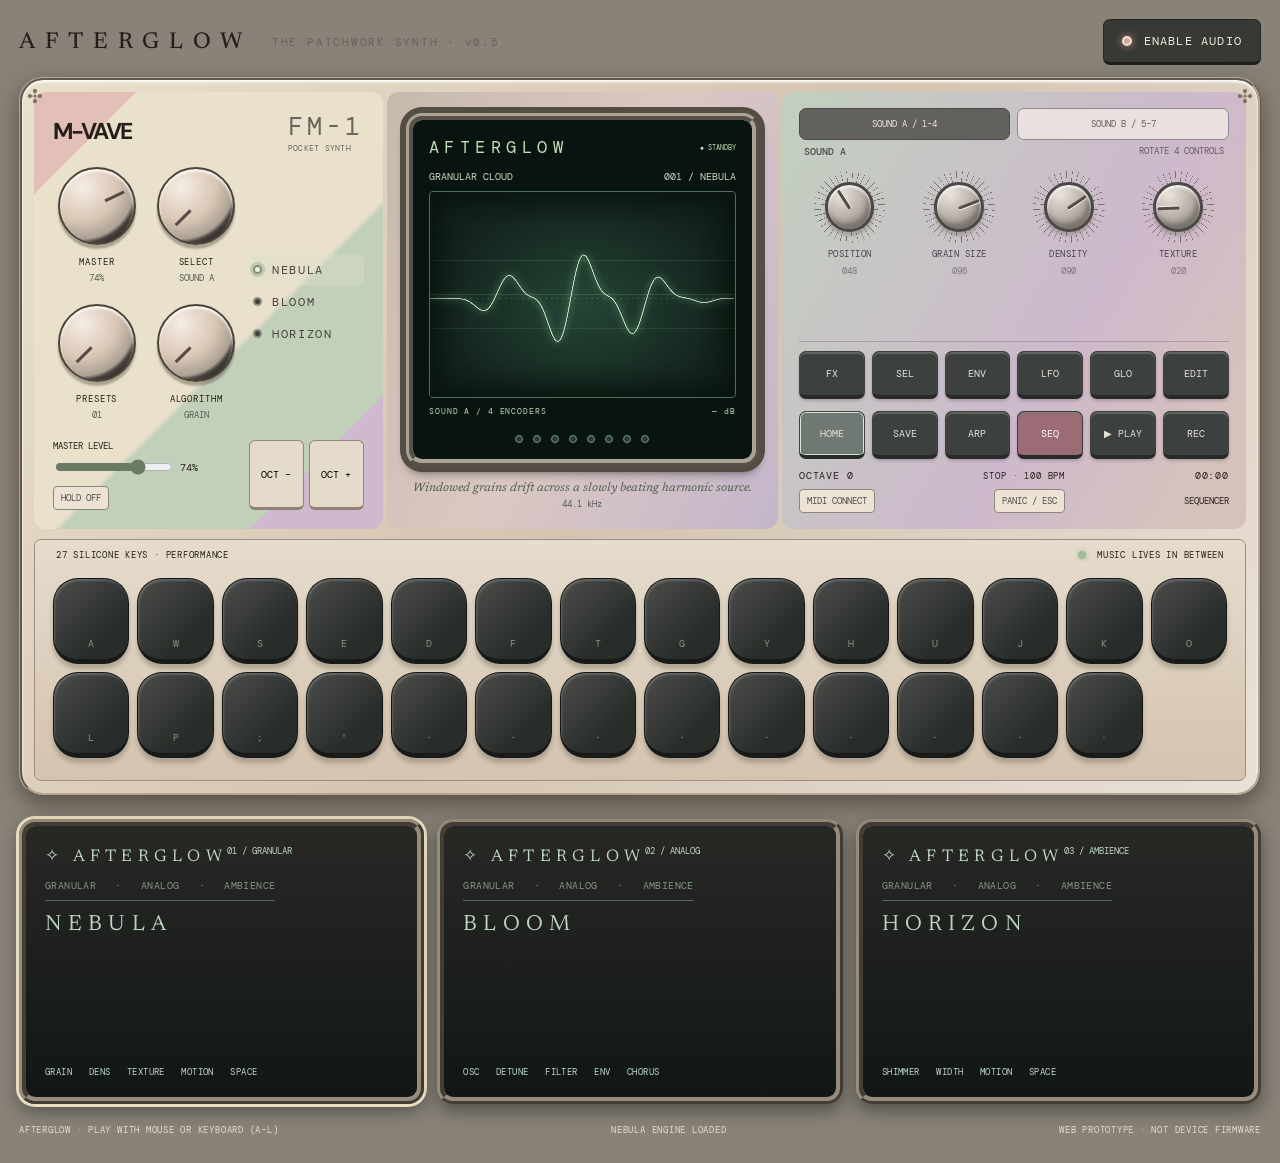
<file: index.html>
<!doctype html><html lang="en"><head><meta charset="utf-8"><meta name="viewport" content="width=device-width,initial-scale=1"><meta name="theme-color" content="#d9d1c0"><meta name="description" content="AFTERGLOW Patchwork — a playable FM-1 inspired browser synthesizer"><title>AFTERGLOW — Patchwork FM-1 v0.5</title><link rel="stylesheet" href="./style.css"></head><body>
<main class="app-shell"><header class="page-header"><div class="editorial-brand">AFTERGLOW <small>THE PATCHWORK SYNTH · v0.5</small></div><button class="audio-power" type="button" id="audioButton"><span class="power-led"></span><span id="audioLabel">ENABLE AUDIO</span></button></header>
<section class="unit" aria-label="AFTERGLOW FM-1 inspired synthesizer"><div class="machine-top">
<div class="left-bay patch-bay"><div class="bay-heading"><b>M-VAVE</b><span>FM-1 <small>POCKET SYNTH</small></span></div><div class="left-knobs"><div class="faux-knob-wrap"><div id="left-master" class="faux-knob analog-rotary" role="slider" tabindex="0" aria-label="Master volume" aria-valuemin="0" aria-valuemax="127" aria-valuenow="94"></div><label>MASTER</label><output id="left-master-value">74%</output></div><div class="faux-knob-wrap"><div id="left-select" class="faux-knob analog-rotary" role="slider" tabindex="0" aria-label="Select edit page" aria-valuemin="0" aria-valuemax="7" aria-valuenow="0"></div><label>SELECT</label><output id="left-select-value">SOUND A</output></div><div class="faux-knob-wrap"><div id="left-presets" class="faux-knob analog-rotary" role="slider" tabindex="0" aria-label="Choose preset" aria-valuemin="0" aria-valuemax="8" aria-valuenow="0"></div><label>PRESETS</label><output id="left-presets-value">01</output></div><div class="faux-knob-wrap"><div id="left-algorithm" class="faux-knob analog-rotary" role="slider" tabindex="0" aria-label="Choose synthesis algorithm" aria-valuemin="0" aria-valuemax="2" aria-valuenow="0"></div><label>ALGORITHM</label><output id="left-algorithm-value">GRAIN</output></div></div><div class="volume-inline"><label for="master">MASTER LEVEL</label><input id="master" type="range" min="0" max="100" value="74"><output id="masterValue">74%</output><button type="button" id="holdToggle" aria-pressed="false" class="little-hold">HOLD OFF</button></div><div class="side-poem">DREAM<br>SYNTH<br>PLAY<br>EXPLORE<br>REPEAT</div><div class="scene-stack" role="group" aria-label="Choose sound scene"><button class="scene-card selected" type="button" data-scene="0" aria-pressed="true"><span class="scene-dot"></span><span class="scene-copy"><strong>NEBULA</strong></span></button><button class="scene-card" type="button" data-scene="1" aria-pressed="false"><span class="scene-dot"></span><span class="scene-copy"><strong>BLOOM</strong></span></button><button class="scene-card" type="button" data-scene="2" aria-pressed="false"><span class="scene-dot"></span><span class="scene-copy"><strong>HORIZON</strong></span></button></div><div class="octave-side"><button id="octaveDown" type="button">OCT −</button><button id="octaveUp" type="button">OCT +</button></div></div>
<div class="display-bay patch-bay"><div class="screen-bezel"><div class="screen-top"><span>AFTERGLOW</span><span id="renderStatus">● STANDBY</span></div><div class="screen-head"><span id="engineMode">GRANULAR CLOUD</span><span id="sceneCode">001 / NEBULA</span></div><div class="screen-display"><canvas id="scope" width="900" height="650" role="img" aria-label="Animated sound waveform"></canvas><div class="screen-reticle"></div></div><div class="lcd-readout"><span id="screenMessage">THE SPACE BETWEEN SOUNDS</span><span id="signalReadout">— dB</span></div><div class="lcd-steps" aria-label="Eight-step playback position"><span class="step-dot"></span><span class="step-dot"></span><span class="step-dot"></span><span class="step-dot"></span><span class="step-dot"></span><span class="step-dot"></span><span class="step-dot"></span><span class="step-dot"></span></div></div><p class="screen-caption" id="sceneDescription">Windowed grains drift across a slowly beating harmonic source.</p><div class="technical" id="sampleRate">44.1 kHz</div></div>
<div class="right-bay patch-bay"><div class="bank-controls" role="group" aria-label="Parameter banks"><button class="bank-tab selected" type="button" data-bank="0" aria-pressed="true">SOUND A / 1–4</button><button class="bank-tab" type="button" data-bank="1" aria-pressed="false">SOUND B / 5–7</button></div><div class="current-page"><strong id="currentPageLabel">SOUND A</strong><small id="currentPageHint">FOUR ACTIVE ENCODERS</small></div><div id="knobGrid" class="knob-grid" role="group" aria-label="Sound parameters"></div><div class="hardware-controls"><div class="button-row"><button class="hardware-button" id="resetButton" type="button">FX</button><button class="hardware-button" id="loadButton" type="button">SEL</button><button class="hardware-button" id="bankEnv" type="button">ENV</button><button class="hardware-button" id="bankLfo" type="button">LFO</button><button class="hardware-button" id="bankGlobal" type="button">GLO</button><button class="hardware-button" id="bankEdit" type="button">EDIT</button></div><div class="button-row"><button class="hardware-button" id="bankHome" type="button">HOME</button><button class="hardware-button" id="saveButton" type="button">SAVE</button><button class="hardware-button" id="arpButton" type="button" aria-pressed="false">ARP</button><button class="hardware-button" id="bankSeq" type="button">SEQ</button><button class="hardware-button" id="transportButton" type="button" aria-pressed="false">▶/■</button><button class="hardware-button rec-hardware" id="recordButton" type="button"><span id="recordLabel">REC</span></button></div></div><div class="bay-bottom"><span id="octaveLabel">OCTAVE 0</span><span id="transportLabel">STOP · 100 BPM</span><span id="recordTimer">00:00</span></div><div class="secondary-controls"><button id="midiButton" type="button">MIDI CONNECT</button><button id="panicButton" type="button">PANIC / ESC</button><span id="transportModeLabel">SEQUENCER</span></div></div></div>
<div class="machine-keybed"><div class="keybed-head"><span>27 SILICONE KEYS · PERFORMANCE</span><span class="keybed-right"><span class="indicator-light"></span> MUSIC LIVES IN BETWEEN</span></div><div id="keyboard" class="keyboard" role="group" aria-label="Twenty-seven playable FM-1 style pads"></div></div></section>
<section class="module-gallery" aria-label="Synthesizer sound modules"><button type="button" class="module-preview active" data-scene="0"><span class="preview-heading">✧ AFTERGLOW <small>01 / GRANULAR</small></span><span class="preview-tabs">GRANULAR &nbsp; · &nbsp; ANALOG &nbsp; · &nbsp; AMBIENCE</span><span class="preview-scene">NEBULA</span><span class="preview-wave wave-green"></span><span class="preview-params">GRAIN &nbsp; DENS &nbsp; TEXTURE &nbsp; MOTION &nbsp; SPACE</span></button><button type="button" class="module-preview" data-scene="1"><span class="preview-heading">✧ AFTERGLOW <small>02 / ANALOG</small></span><span class="preview-tabs">GRANULAR &nbsp; · &nbsp; ANALOG &nbsp; · &nbsp; AMBIENCE</span><span class="preview-scene">BLOOM</span><span class="preview-wave wave-pink"></span><span class="preview-params">OSC &nbsp; DETUNE &nbsp; FILTER &nbsp; ENV &nbsp; CHORUS</span></button><button type="button" class="module-preview" data-scene="2"><span class="preview-heading">✧ AFTERGLOW <small>03 / AMBIENCE</small></span><span class="preview-tabs">GRANULAR &nbsp; · &nbsp; ANALOG &nbsp; · &nbsp; AMBIENCE</span><span class="preview-scene">HORIZON</span><span class="preview-wave wave-blue"></span><span class="preview-params">SHIMMER &nbsp; WIDTH &nbsp; MOTION &nbsp; SPACE</span></button></section>
<footer class="site-footer"><span>AFTERGLOW · PLAY WITH MOUSE OR KEYBOARD (A–L)</span><span id="toast" aria-live="polite" role="status">AN ORIGINAL INSTRUMENT IN DEVELOPMENT</span><span>WEB PROTOTYPE · NOT DEVICE FIRMWARE</span></footer></main><script type="module" src="./app.mjs"></script></body></html>
</file>
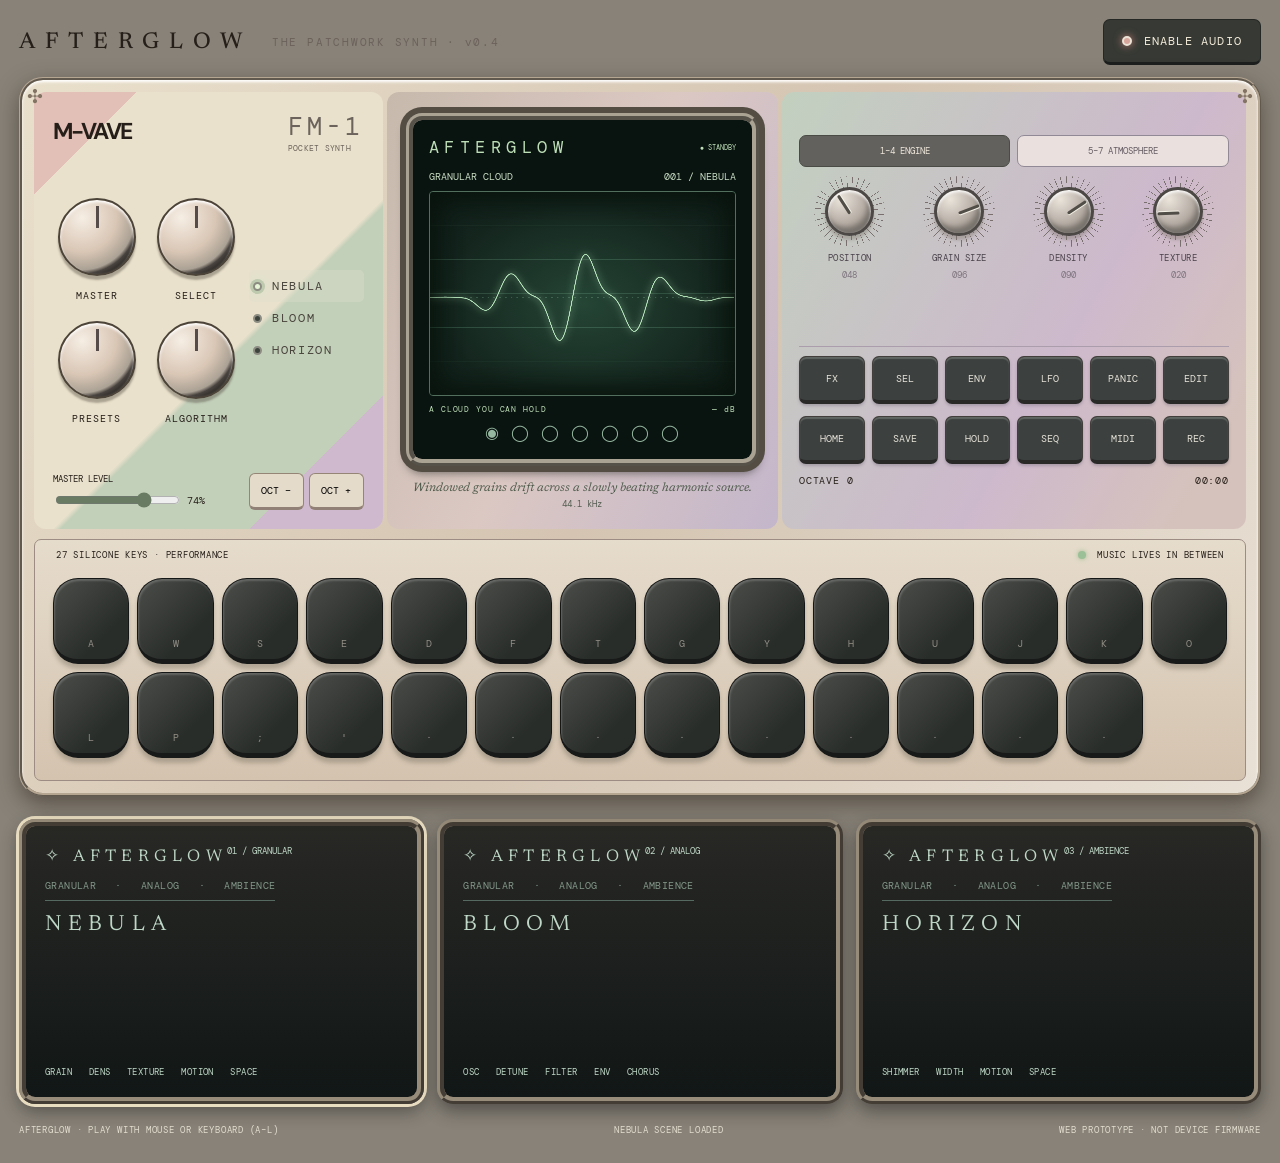
<file: AFTERGLOW_v0.4_Patchwork_GitHub_Upload/index.html>
<!doctype html><html lang="en"><head><meta charset="utf-8"><meta name="viewport" content="width=device-width,initial-scale=1"><meta name="theme-color" content="#d9d1c0"><meta name="description" content="AFTERGLOW Patchwork — a playable FM-1 inspired browser synthesizer"><title>AFTERGLOW — Patchwork FM-1 v0.4</title><link rel="stylesheet" href="./style.css"></head><body>
<main class="app-shell"><header class="page-header"><div class="editorial-brand">AFTERGLOW <small>THE PATCHWORK SYNTH · v0.4</small></div><button class="audio-power" type="button" id="audioButton"><span class="power-led"></span><span id="audioLabel">ENABLE AUDIO</span></button></header>
<section class="unit" aria-label="AFTERGLOW FM-1 inspired synthesizer"><div class="machine-top">
<div class="left-bay patch-bay"><div class="bay-heading"><b>M-VAVE</b><span>FM-1 <small>POCKET SYNTH</small></span></div><div class="left-knobs"><div class="faux-knob-wrap"><div class="faux-knob"></div><label>MASTER</label></div><div class="faux-knob-wrap"><div class="faux-knob"></div><label>SELECT</label></div><div class="faux-knob-wrap"><div class="faux-knob"></div><label>PRESETS</label></div><div class="faux-knob-wrap"><div class="faux-knob"></div><label>ALGORITHM</label></div></div><div class="volume-inline"><label for="master">MASTER LEVEL</label><input id="master" type="range" min="0" max="100" value="74"><output id="masterValue">74%</output></div><div class="side-poem">DREAM<br>SYNTH<br>PLAY<br>EXPLORE<br>REPEAT</div><div class="scene-stack" role="group" aria-label="Choose sound scene"><button class="scene-card selected" type="button" data-scene="0" aria-pressed="true"><span class="scene-dot"></span><span class="scene-copy"><strong>NEBULA</strong></span></button><button class="scene-card" type="button" data-scene="1" aria-pressed="false"><span class="scene-dot"></span><span class="scene-copy"><strong>BLOOM</strong></span></button><button class="scene-card" type="button" data-scene="2" aria-pressed="false"><span class="scene-dot"></span><span class="scene-copy"><strong>HORIZON</strong></span></button></div><div class="octave-side"><button id="octaveDown" type="button">OCT −</button><button id="octaveUp" type="button">OCT +</button></div></div>
<div class="display-bay patch-bay"><div class="screen-bezel"><div class="screen-top"><span>AFTERGLOW</span><span id="renderStatus">● STANDBY</span></div><div class="screen-head"><span id="engineMode">GRANULAR CLOUD</span><span id="sceneCode">001 / NEBULA</span></div><div class="screen-display"><canvas id="scope" width="900" height="650" role="img" aria-label="Animated sound waveform"></canvas><div class="screen-reticle"></div></div><div class="lcd-readout"><span id="screenMessage">THE SPACE BETWEEN SOUNDS</span><span id="signalReadout">— dB</span></div><div class="display-dots">◉ &nbsp; ◯ &nbsp; ◯ &nbsp; ◯ &nbsp; ◯ &nbsp; ◯ &nbsp; ◯</div></div><p class="screen-caption" id="sceneDescription">Windowed grains drift across a slowly beating harmonic source.</p><div class="technical" id="sampleRate">44.1 kHz</div></div>
<div class="right-bay patch-bay"><div class="bank-controls" role="group" aria-label="Parameter banks"><button class="bank-tab selected" type="button" data-bank="0" aria-pressed="true">1–4 ENGINE</button><button class="bank-tab" type="button" data-bank="1" aria-pressed="false">5–7 ATMOSPHERE</button></div><div id="knobGrid" class="knob-grid" role="group" aria-label="Sound parameters"></div><div class="hardware-controls"><div class="button-row"><button class="hardware-button" id="resetButton" type="button">FX</button><button class="hardware-button" id="loadButton" type="button">SEL</button><button class="hardware-button" id="bankEnv" type="button">ENV</button><button class="hardware-button" id="bankLfo" type="button">LFO</button><button class="hardware-button" id="panicButton" type="button">PANIC</button><button class="hardware-button" id="bankEdit" type="button">EDIT</button></div><div class="button-row"><button class="hardware-button" id="bankHome" type="button">HOME</button><button class="hardware-button" id="saveButton" type="button">SAVE</button><button class="hardware-button" id="holdButton" type="button" aria-pressed="false">HOLD</button><button class="hardware-button" id="bankSeq" type="button">SEQ</button><button class="hardware-button" id="midiButton" type="button">MIDI</button><button class="hardware-button rec-hardware" id="recordButton" type="button"><span id="recordLabel">REC</span></button></div></div><div class="bay-bottom"><span id="octaveLabel">OCTAVE 0</span><span id="recordTimer">00:00</span></div></div></div>
<div class="machine-keybed"><div class="keybed-head"><span>27 SILICONE KEYS · PERFORMANCE</span><span class="keybed-right"><span class="indicator-light"></span> MUSIC LIVES IN BETWEEN</span></div><div id="keyboard" class="keyboard" role="group" aria-label="Twenty-seven playable FM-1 style pads"></div></div></section>
<section class="module-gallery" aria-label="Synthesizer sound modules"><button type="button" class="module-preview active" data-scene="0"><span class="preview-heading">✧ AFTERGLOW <small>01 / GRANULAR</small></span><span class="preview-tabs">GRANULAR &nbsp; · &nbsp; ANALOG &nbsp; · &nbsp; AMBIENCE</span><span class="preview-scene">NEBULA</span><span class="preview-wave wave-green"></span><span class="preview-params">GRAIN &nbsp; DENS &nbsp; TEXTURE &nbsp; MOTION &nbsp; SPACE</span></button><button type="button" class="module-preview" data-scene="1"><span class="preview-heading">✧ AFTERGLOW <small>02 / ANALOG</small></span><span class="preview-tabs">GRANULAR &nbsp; · &nbsp; ANALOG &nbsp; · &nbsp; AMBIENCE</span><span class="preview-scene">BLOOM</span><span class="preview-wave wave-pink"></span><span class="preview-params">OSC &nbsp; DETUNE &nbsp; FILTER &nbsp; ENV &nbsp; CHORUS</span></button><button type="button" class="module-preview" data-scene="2"><span class="preview-heading">✧ AFTERGLOW <small>03 / AMBIENCE</small></span><span class="preview-tabs">GRANULAR &nbsp; · &nbsp; ANALOG &nbsp; · &nbsp; AMBIENCE</span><span class="preview-scene">HORIZON</span><span class="preview-wave wave-blue"></span><span class="preview-params">SHIMMER &nbsp; WIDTH &nbsp; MOTION &nbsp; SPACE</span></button></section>
<footer class="site-footer"><span>AFTERGLOW · PLAY WITH MOUSE OR KEYBOARD (A–L)</span><span id="toast" aria-live="polite" role="status">AN ORIGINAL INSTRUMENT IN DEVELOPMENT</span><span>WEB PROTOTYPE · NOT DEVICE FIRMWARE</span></footer></main><script type="module" src="./app.mjs"></script></body></html>
</file>
<file: style.css>
/* AFTERGLOW · Patchwork FM-1 browser interface; GPL-3.0-only */
@import url('https://fonts.googleapis.com/css2?family=DM+Mono:wght@400;500&family=DM+Sans:wght@400;500;600;700&family=Newsreader:opsz,wght@6..72,300;6..72,500&display=swap');
:root{--cream:#e6dfd0;--ivory:#f0eadd;--line:#ada69a;--charcoal:#302e2b;--mint:#ccd7bf;--lavender:#cbc0d3;--rose:#d6b1aa;--sage:#c5d0be;--accent:#acbc9f;--lcd:#141d19;--text:#282924;font-family:'DM Sans',sans-serif;font-synthesis:none}
*{box-sizing:border-box}html,body{margin:0;min-height:100%;}body{background:radial-gradient(circle at 75% 0%,#d2c1d1 0%,transparent 36%),radial-gradient(circle at 0 90%,#bdcabb 0%,transparent 37%),#dcd8cc;color:var(--text)}button,input{font:inherit}button{cursor:pointer}button:focus-visible,input:focus-visible,[role=slider]:focus-visible{outline:3px solid #b2717c;outline-offset:3px}.app-shell{max-width:1590px;padding:30px 27px 36px;margin:auto}.page-header{display:flex;align-items:center;justify-content:space-between;gap:25px;margin:0 0 23px}.editorial-brand{display:flex;align-items:center;gap:11px;font-size:24px;letter-spacing:.3em;font-family:'Newsreader',serif;font-weight:500}.editorial-brand small{font:11px 'DM Mono',monospace;letter-spacing:.09em;color:#6c625c;margin-left:9px}.editorial-brand small span{color:#ba8e8b}.brand-icon{font-size:25px;color:#957b89}.head-note{font:10px 'DM Mono',monospace;letter-spacing:.14em;color:#827c74}.audio-power{background:#363934;border:1px solid #252725;border-bottom:3px solid #1c1f1d;color:#f2ead8;padding:13px 18px;font:12px 'DM Mono',monospace;letter-spacing:.1em;display:flex;align-items:center;gap:12px;border-radius:7px}.audio-power:hover{background:#4c514c}.power-led{width:10px;height:10px;display:inline-block;background:#d7a59b;border:2px solid #ece3d6;border-radius:50%;box-shadow:0 0 8px #cc847a}.unit{background:linear-gradient(145deg,#e6e0d1,#d4cbbb);padding:16px;border-radius:18px;border:2px solid #898276;box-shadow:0 5px 0 #968c7c,0 18px 30px #57544b44,inset 0 1px 2px white;position:relative}.unit:before,.unit:after{content:'✣';color:#827363;position:absolute;z-index:2;font-size:19px;top:4px}.unit:before{left:5px}.unit:after{right:5px}.machine-top{display:grid;grid-template-columns:minmax(218px, .9fr) minmax(320px,1.25fr) minmax(290px,1.05fr);gap:10px;min-height:503px}.patch-bay{border:1px solid #8b857a;border-radius:9px;box-shadow:inset 0 0 0 2px #ffffff55,0 2px 1px #6c625f22;padding:19px;position:relative;min-width:0}.left-bay{background:linear-gradient(140deg,#d9b8af 0%,#e4d6c3 32%,#d7d3bd 100%);display:flex;flex-direction:column}.bay-heading{display:flex;justify-content:space-between;align-items:center;gap:6px}.bay-heading b{font-weight:700;letter-spacing:-.08em;font-size:23px}.bay-heading span{font:11px 'DM Mono',monospace;color:#6c635c}.unit-title{font:500 clamp(16px,1.5vw,25px) 'Newsreader',serif;letter-spacing:.17em;margin-top:20px;white-space:nowrap}.subtitle{font:italic 15px 'Newsreader',serif;color:#746d67;margin-top:4px;letter-spacing:.04em}.left-card{margin-top:22px;border-top:1px solid #ada498;padding-top:15px}.tiny-header,.module-label,.display-engraving,.screen-floor,.keybed-head,.keyboard-foot,.site-footer,.left-footer,.bay-bottom{font:10px 'DM Mono',monospace;letter-spacing:.085em}.slider-wrap{display:flex;align-items:center;gap:12px;margin-top:11px}.slider-wrap input{accent-color:#656458;width:100%;cursor:pointer}.slider-wrap output{font:12px 'DM Mono',monospace;min-width:35px}.scene-select-box{margin-top:20px}.scene-stack{display:grid;gap:7px;margin-top:12px}.scene-card{text-align:left;min-height:52px;border:1px solid #99928b;background:#ded9ccaf;border-radius:5px;padding:9px 10px;display:flex;gap:10px;align-items:center;color:#49443c;box-shadow:inset 0 1px 2px #ffffff78;transition:background .2s,border .2s,transform .2s}.scene-card:hover{transform:translateX(2px)}.scene-card.selected{background:#bacab6;border-color:#828f7d;box-shadow:inset 0 0 0 2px #ecf0e8}.scene-dot{width:12px;height:12px;background:#3c433c;border:2px solid #8c8c82;border-radius:50%;flex:none}.scene-card.selected .scene-dot{background:#e7f5d7;box-shadow:0 0 0 3px #76977355,0 0 10px #d8edcd}.scene-copy{display:flex;flex-direction:column;gap:2px}.scene-copy strong{font:12px 'DM Mono',monospace;letter-spacing:.14em}.scene-copy small{font:italic 14px 'Newsreader',serif;color:#6a6860}.left-footer{margin-top:auto;padding-top:18px;font-size:9px;line-height:1.6;color:#7c746d}.left-footer span{margin:0 4px}.display-bay{background:linear-gradient(160deg,#b3c0ac 0%,#cad1b5 48%,#b7bbaf 100%);display:flex;flex-direction:column}.display-engraving{display:flex;justify-content:space-between;gap:8px;align-items:center;font-size:9px;min-height:16px}.display-engraving span:last-child{color:#526a53;text-align:right}.screen-bezel{background:linear-gradient(125deg,#3a3b35,#70766b 45%,#303430);border:5px ridge #8d9586;border-radius:14px;box-shadow:0 7px 16px #23241d65,inset 0 2px 6px #050a08;aspect-ratio:1/1;margin:13px auto 12px;width:min(100%,370px);padding:19px;display:flex;flex-direction:column;overflow:hidden;color:#bddeb6}.screen-top,.screen-bottom,.lcd-readout{display:flex;justify-content:space-between;align-items:center;gap:4px;font:9px 'DM Mono',monospace;letter-spacing:.11em}.screen-top{padding-bottom:12px}.screen-display{position:relative;flex:1;min-height:0;border:1px solid #526f5d;border-radius:4px;overflow:hidden;background:radial-gradient(ellipse at 50% 55%,#254535,#14251e 65%,#101c18);box-shadow:inset 0 0 30px #050e08}#scope{width:100%;height:100%;display:block;mix-blend-mode:screen}.screen-reticle{position:absolute;inset:0;pointer-events:none;background:linear-gradient(transparent 97%,#c6f2be08 100%);background-size:100% 4px;box-shadow:inset 0 0 28px #0a160f}.lcd-readout{padding-top:8px;font-size:10px}.screen-bottom{padding-top:10px;font-size:8px;color:#91b39b}.screen-floor{display:flex;justify-content:space-between;color:#485547;font-size:9px;gap:5px}.screen-caption{font:italic 16px 'Newsreader',serif;text-align:center;color:#4f5b4c;margin:20px 0 0;line-height:1.3}.right-bay{background:linear-gradient(125deg,#d2c4d4,#ded6c8 42%,#d6c3d0);display:flex;flex-direction:column}.module-label{display:flex;justify-content:space-between;gap:10px;border-bottom:1px solid #9f92a4;padding-bottom:11px}.module-serial{color:#6a6270}.bank-controls{display:flex;gap:5px;margin-top:16px}.bank-tab{flex:1;border:1px solid #928996;background:#eae1df;color:#665d64;border-radius:4px 4px 0 0;font:10px 'DM Mono',monospace;padding:9px 3px}.bank-tab.selected{background:#62615e;color:#eee6da;border-color:#4a4b45}.knob-grid{display:grid;grid-template-columns:1fr 1fr;gap:18px 8px;margin:15px 0 23px}.knob-cell{display:flex;flex-direction:column;align-items:center;gap:5px;min-width:0}.knob{--rotation:0deg;--arc:0deg;position:relative;width:74px;height:74px;border-radius:50%;touch-action:none;cursor:ns-resize;background:repeating-conic-gradient(from 225deg,#796f6f 0deg 1deg,transparent 1deg 10deg);display:grid;place-items:center}.knob-track{position:absolute;inset:5px;border-radius:50%;background:conic-gradient(from 225deg,#987e85 var(--arc),#aaa5a0 var(--arc),#aaa5a0 270deg,transparent 270deg);mask:radial-gradient(transparent 0 79%,#000 80%)}.knob-face{position:absolute;inset:11px;border:3px solid #4c4846;border-radius:50%;background:radial-gradient(circle at 30% 22%,#eae4db,#b5aca4 54%,#6c645e);box-shadow:inset 0 2px 3px #ffffffe8,inset -3px -5px 5px #77726c,0 4px 3px #7e746866}.knob-indicator{position:absolute;width:3px;height:22px;top:16px;background:#514d47;box-shadow:1px 0 #f6f3e8;transform-origin:50% 21px;transform:rotate(var(--rotation));border-radius:5px}.knob-index{display:none}.knob-label{font:10px 'DM Mono',monospace;letter-spacing:.055em;color:#4a424b;text-align:center}.knob-value{font:10px 'DM Mono',monospace;color:#7f757f}.hardware-controls{margin-top:auto;border-top:1px solid #ac9dad;padding-top:14px;display:grid;gap:8px}.button-row{display:grid;grid-template-columns:repeat(4,1fr);gap:7px}.hardware-button{border-radius:5px;border:1px solid #413e3b;border-bottom:4px solid #292928;background:#3c4140;color:#e6e2d7;box-shadow:inset 0 2px 1px #787e7899,0 2px 3px #726a7866;min-height:53px;display:flex;flex-direction:column;align-items:center;justify-content:center;gap:3px}.hardware-button:hover{background:#4f5553}.hardware-button b{font-size:17px;font-weight:400}.hardware-button small{font:9px 'DM Mono',monospace}.hardware-button.active{background:#9b6b76;color:white}.hardware-button.recording{background:#9d6e69}.rec-symbol{color:#e9a5a0}.bay-bottom{display:flex;align-items:center;justify-content:space-between;padding-top:15px;font-size:10px}.midi-link{border:0;border-bottom:1px solid #807784;background:none;color:#4c5050;letter-spacing:.08em;font:10px 'DM Mono',monospace;padding:2px 0}.machine-keybed{background:linear-gradient(#d7cabc,#e3d7c7);border:1px solid #9d8c83;border-radius:7px;margin-top:10px;padding:16px 18px 17px}.keybed-head{display:flex;justify-content:space-between;gap:12px;align-items:center;padding:0 5px 12px}.keybed-asterisk{color:#a4808a;font-size:17px}.keyboard-subtitle{color:#786e65}.keybed-right{display:flex;gap:11px;align-items:center}.indicator-light{display:inline-block;width:8px;height:8px;background:#9bc097;box-shadow:0 0 5px #9bbd8f;border-radius:50%}.keyboard{display:grid;grid-template-columns:repeat(14,minmax(0,1fr));grid-template-rows:repeat(2,92px);gap:9px;justify-items:center;padding:5px 2px}.piano-key{position:relative;width:100%;height:100%;min-width:0;left:auto!important;max-width:91px;border-radius:17px 17px 20px 20px;border:1px solid #151717;border-bottom:6px solid #181a19;color:#aaa59b;background:linear-gradient(135deg,#4b4d49,#292d2a 70%);box-shadow:inset 1px 2px 2px #ffffff30,0 5px 4px #706a5a66;transition:transform .05s,background .1s,box-shadow .1s;touch-action:none;display:flex;align-items:flex-end;justify-content:center;padding-bottom:9px;font:10px 'DM Mono',monospace}.piano-key:hover{background:linear-gradient(120deg,#606760,#3b453f)}.piano-key.pressed,.piano-key:active{transform:translateY(4px);border-bottom-width:2px;background:linear-gradient(120deg,#9bada2,#57675a);box-shadow:inset 0 0 0 2px #d6e5d0,0 2px 3px #706a5a}.piano-key:last-child{grid-column:14}.piano-key span{opacity:.8}.keyboard-foot{display:flex;justify-content:space-between;padding:13px 5px 0;color:#776e67;font-size:9px;gap:10px;flex-wrap:wrap}.keyboard-foot b{color:#43423c}.site-footer{display:flex;justify-content:space-between;gap:20px;color:#79746b;margin-top:20px;font-size:9px;align-items:center;flex-wrap:wrap}.site-footer>div:nth-child(2){color:#4a5047;text-align:center}.rec-hardware.recording .rec-symbol{animation:blink .8s infinite}@keyframes blink{50%{opacity:.25}}@media(max-width:1080px){.machine-top{grid-template-columns:minmax(210px, .85fr) minmax(295px,1.2fr)}.right-bay{grid-column:1/-1}.knob-grid{grid-template-columns:repeat(4,1fr)}.hardware-controls{margin-top:0}.right-bay .button-row{grid-template-columns:repeat(4,1fr)}.keyboard{grid-template-rows:repeat(2,75px);gap:7px}.piano-key{border-radius:12px}}@media(max-width:640px){.app-shell{padding:15px 8px}.page-header{flex-wrap:wrap;gap:12px;padding:0 8px}.editorial-brand{font-size:19px}.editorial-brand small{font-size:9px}.head-note{display:none}.audio-power{width:100%;justify-content:center}.unit{padding:8px}.machine-top{display:flex;flex-direction:column;gap:8px}.patch-bay{padding:14px}.left-bay{order:2}.display-bay{order:1}.right-bay{order:3}.screen-bezel{max-width:310px}.left-card{margin-top:12px}.scene-stack{grid-template-columns:repeat(3,1fr);gap:5px}.scene-card{padding:7px 3px;justify-content:center}.scene-copy strong{font-size:9px}.scene-copy small{display:none}.scene-dot{width:7px;height:7px;border-width:1px}.unit-title{margin-top:8px}.left-footer{display:none}.knob-grid{gap:5px}.knob{width:66px;height:66px}.knob-face{inset:9px}.knob-indicator{top:14px}.knob-label{font-size:8px}.knob-value{font-size:9px}.hardware-button{min-height:48px}.keyboard{grid-template-rows:repeat(2,56px);gap:3px}.piano-key{padding-bottom:4px;font-size:7px;border-radius:6px 6px 8px 8px;border-bottom-width:3px}.machine-keybed{padding:11px 7px}.keybed-head{font-size:8px}.keyboard-subtitle,.keybed-right span:last-child{display:none}.keyboard-foot{font-size:8px}.site-footer{justify-content:center;text-align:center;font-size:8px}}
/* AFTERGLOW v0.4 / approved FM-1 mockup layout */
body{background:#888278;color:#261f19}.app-shell{max-width:1590px;padding:19px 19px 27px}.page-header{margin:0 0 12px}.editorial-brand{letter-spacing:.42em;font-size:23px}.editorial-brand small{letter-spacing:.16em}.unit{padding:12px;border-radius:24px;background:linear-gradient(125deg,#e9e0cc,#d4c4b1 50%,#e9e1d6);box-shadow:0 8px 22px #342b2290,inset 0 2px 3px #fff;border:3px ridge #b5a692}.machine-top{grid-template-columns:minmax(260px,1fr) minmax(310px,1.12fr) minmax(320px,1.33fr);gap:4px;min-height:400px}.patch-bay{border:0;border-radius:12px;padding:19px;box-shadow:none}.left-bay{display:grid;grid-template-columns:minmax(110px,1fr) 115px;grid-template-rows:40px 1fr auto;gap:9px;background:linear-gradient(135deg,#e2c0b8 0 13%,#eae1cc 13% 58%,#c2cfb9 59% 83%,#cfb9ce 83%);}.bay-heading{grid-column:1/-1}.bay-heading span{font-size:25px;letter-spacing:.16em}.bay-heading span small{display:block;font-size:8px;letter-spacing:.03em}.left-knobs{grid-column:1;grid-row:2;display:grid;grid-template-columns:1fr 1fr;gap:17px 12px;align-content:center}.faux-knob-wrap{text-align:center}.faux-knob{width:min(78px,95%);aspect-ratio:1;border-radius:50%;margin:auto auto 7px;background:radial-gradient(circle at 30% 24%,#f6eee4,#d9c6b5 45%,#aaa194 68%,#4a4440 73%,#26231f 82%);border:2px solid #4d4439;box-shadow:0 4px 2px #4e453c66,inset 0 2px 3px #fff;position:relative}.faux-knob:before{content:'';position:absolute;top:8%;left:49%;height:30%;border-left:3px solid #554c49}.faux-knob-wrap label{font:10px 'DM Mono',monospace;letter-spacing:.1em}.scene-stack{grid-column:2;grid-row:2;display:flex;flex-direction:column;justify-content:center;gap:0}.scene-card{background:transparent;border:none;box-shadow:none;min-height:32px;padding:4px;font-size:10px}.scene-card.selected{background:#d8dfc965;border:0;box-shadow:none}.scene-card:hover{transform:none}.scene-copy small{display:none}.scene-card .scene-dot{width:9px;height:9px}.side-poem{display:none}.octave-side{display:flex;grid-column:2;grid-row:3;gap:5px}.octave-side button{font:10px 'DM Mono';padding:9px 3px;background:#e4dbcb;border:1px solid #958577;border-bottom:3px solid #918075;border-radius:6px;flex:1}.volume-inline{grid-column:1;grid-row:3;display:flex;flex-wrap:wrap;align-items:center;gap:5px;font:9px 'DM Mono',monospace}.volume-inline label{width:100%}.volume-inline input{min-width:0;width:67%;accent-color:#697b63}.volume-inline output{font-size:10px}.display-bay{background:linear-gradient(115deg,#c7b9ac,#dbc8c3 49%,#c4b6cb);justify-content:center}.screen-bezel{width:min(100%,355px);padding:16px;aspect-ratio:1/1;background:#091310;border:7px ridge #aaa293;border-radius:16px;box-shadow:0 0 0 6px #534d43,0 7px 10px #171a1988;margin:2px auto}.screen-top{font-size:17px;letter-spacing:.32em}.screen-top #renderStatus{font-size:7px;letter-spacing:0}.screen-head{display:flex;justify-content:space-between;color:#c9dec4;font:10px 'DM Mono';margin-bottom:8px}.screen-display{flex:1}.lcd-readout{padding:8px 0;font-size:8px}.display-dots{text-align:center;font-size:16px;color:#95b69f}.screen-caption{font-size:12px;margin:13px 0 2px}.technical{text-align:center;font:9px 'DM Mono';color:#565f53}.right-bay{background:linear-gradient(120deg,#c2d0bf 0%,#cdb9cc 60%,#d6c2bc 90%);justify-content:center;padding:12px 17px}.knob-grid{grid-template-columns:repeat(4,minmax(0,1fr));gap:8px;min-height:155px;margin:9px 0}.knob{width:clamp(55px,5.6vw,80px);height:clamp(55px,5.6vw,80px)}.knob-label{font-size:9px}.knob-value{font-size:9px}.bank-controls{margin:0;gap:7px}.bank-tab{border-radius:7px;font-size:9px}.hardware-controls{margin-top:6px;padding-top:9px;gap:12px}.button-row{grid-template-columns:repeat(6,1fr);gap:7px}.hardware-button{min-height:48px;padding:3px;font:10px 'DM Mono';border-radius:7px}.bay-bottom{padding-top:10px}.machine-keybed{padding:9px 16px 17px;background:linear-gradient(#e6dccc,#d4c3af)}.keyboard{grid-template-columns:repeat(14,minmax(0,1fr));grid-template-rows:repeat(2,86px);gap:8px}.piano-key{max-width:none;border-radius:25px;border-bottom-width:5px}.keybed-head{font-size:9px}.module-gallery{display:grid;grid-template-columns:repeat(3,1fr);gap:13px;margin-top:23px}.module-preview{text-align:left;background:linear-gradient(#282825,#111716);border:7px ridge #978b79;border-radius:16px;padding:19px;min-height:285px;color:#bed7c6;box-shadow:0 7px 17px #15151575;display:flex;flex-direction:column;gap:13px;transition:transform .15s,box-shadow .15s}.module-preview:hover{transform:translateY(-3px)}.module-preview.active{box-shadow:0 0 0 3px #e9ddc1,0 7px 17px #15151575}.preview-heading{font:17px 'Newsreader',serif;letter-spacing:.31em;display:flex;justify-content:space-between}.preview-heading small{font:9px 'DM Mono';letter-spacing:0}.preview-tabs{font:10px 'DM Mono';letter-spacing:.04em;color:#829789;border-bottom:1px solid #556a61;padding-bottom:8px}.preview-scene{text-align:center;font:22px 'Newsreader';letter-spacing:.28em}.preview-wave{display:block;flex:1;min-height:90px;background-size:100% 100%;position:relative}.preview-wave:after{content:'';position:absolute;inset:0;background:repeating-radial-gradient(ellipse at 50% 50%,transparent 0 7px,currentColor 8px,transparent 9px 15px);opacity:.3;mask-image:linear-gradient(transparent 0%,black 47%,transparent 100%)}.wave-green{color:#b2eac6;background:radial-gradient(ellipse at 50% 50%,#628d7280,transparent 67%)}.wave-pink{color:#e9bbce;background:radial-gradient(ellipse at 50% 50%,#ac768580,transparent 67%)}.wave-blue{color:#b3ddf6;background:radial-gradient(ellipse at 50% 50%,#647ba580,transparent 67%)}.preview-params{text-align:center;font:9px 'DM Mono';letter-spacing:.05em}.site-footer{color:#e3ddcf}@media(max-width:1150px){.machine-top{grid-template-columns:1fr 1.1fr}.right-bay{grid-column:1/-1}.knob-grid{min-height:115px}.module-preview{padding:11px;min-height:200px}.preview-heading{font-size:13px}}@media(max-width:700px){.app-shell{padding:10px}.machine-top{display:flex;flex-direction:column}.left-bay{min-height:300px}.screen-bezel{width:min(100%,350px)}.right-bay{min-height:270px}.knob-grid{grid-template-columns:repeat(4,1fr)}.knob{width:62px;height:62px}.hardware-button{font-size:9px;min-height:42px}.keyboard{grid-template-rows:repeat(2,53px);gap:4px}.piano-key{border-radius:12px}.module-gallery{grid-template-columns:1fr}.module-preview{min-height:180px}.preview-wave{min-height:55px}.editorial-brand{font-size:17px}.editorial-brand small{display:none}}
/* Maintain all 27 keys in their intended sequential grid cells. */
.piano-key:last-child{grid-column:auto}

/* v0.5: real left encoders, functional screen pages, transport and recording */
.faux-knob-wrap{display:flex;flex-direction:column;align-items:center;gap:4px;min-width:0}
.faux-knob-wrap label{font-size:9px}.faux-knob-wrap output{max-width:98%;min-height:15px;overflow:hidden;text-overflow:ellipsis;white-space:nowrap;font:9px 'DM Mono',monospace;color:#536051}
.analog-rotary{--rotation:0deg;cursor:ns-resize;touch-action:none;outline-offset:5px;transition:filter .14s;user-select:none}
.analog-rotary:hover{filter:brightness(1.09)}.analog-rotary:before{height:29%;top:8%;left:calc(50% - 1px);transform-origin:50% 137%;transform:rotate(var(--rotation));}
.current-page{font:10px 'DM Mono',monospace;color:#4e474a;text-align:center;display:flex;justify-content:space-between;align-items:center;min-height:22px;gap:5px;padding:2px 5px}
.current-page small{font-size:9px;color:#675a65}
.hardware-button.selected-mode{background:#6f7873;box-shadow:inset 0 0 0 1px #d6e7d7,0 0 8px #c3d5c055}
.hardware-button.running{background:#6b8477;color:#fff}.rec-hardware.recording{background:#a85c61}
.lcd-steps{display:flex;gap:10px;justify-content:center;padding:11px 5px 0}
.step-dot{width:8px;height:8px;border-radius:50%;border:1px solid #77957c;background:#283d33}
.step-dot.current{background:#d4f7c7;box-shadow:0 0 8px #d4f7c7}
.secondary-controls{display:flex;justify-content:space-between;gap:7px;align-items:center;margin-top:7px;font:9px 'DM Mono',monospace}
.secondary-controls button,.little-hold{border:1px solid #8c877d;background:#ece3d4;border-radius:4px;padding:5px 7px;color:#524b47;font:9px 'DM Mono',monospace;cursor:pointer}
.secondary-controls button:focus-visible,.little-hold:focus-visible{outline:2px solid #906b77;outline-offset:2px}
.little-hold.active{background:#9caf9d;color:#1d2e25}.volume-inline{align-content:end}.volume-inline input{max-width:63%}.volume-inline .little-hold{margin-top:4px}
.screen-bezel{transition:box-shadow .24s}.screen-bezel.playing{box-shadow:0 0 0 6px #534d43,0 0 18px #c3e8bb90}
#transportLabel{font-size:9px}
@media(max-width:700px){.left-knobs{gap:14px 8px}.faux-knob{max-width:74px}.current-page{font-size:9px}.current-page small{font-size:7px}.secondary-controls{flex-wrap:wrap;justify-content:center}.lcd-steps{gap:8px}}

/* Maintain 6 matching function buttons per row on phone-size displays. */
@media(max-width:700px){.right-bay .button-row{grid-template-columns:repeat(6,minmax(0,1fr));gap:4px}.hardware-button{font-size:8px;padding:2px;min-height:43px}.hardware-controls{gap:8px}.left-bay .faux-knob-wrap output{font-size:8px}}
</file>
<file: AFTERGLOW_v0.4_Patchwork_GitHub_Upload/style.css>
/* AFTERGLOW · Patchwork FM-1 browser interface; GPL-3.0-only */
@import url('https://fonts.googleapis.com/css2?family=DM+Mono:wght@400;500&family=DM+Sans:wght@400;500;600;700&family=Newsreader:opsz,wght@6..72,300;6..72,500&display=swap');
:root{--cream:#e6dfd0;--ivory:#f0eadd;--line:#ada69a;--charcoal:#302e2b;--mint:#ccd7bf;--lavender:#cbc0d3;--rose:#d6b1aa;--sage:#c5d0be;--accent:#acbc9f;--lcd:#141d19;--text:#282924;font-family:'DM Sans',sans-serif;font-synthesis:none}
*{box-sizing:border-box}html,body{margin:0;min-height:100%;}body{background:radial-gradient(circle at 75% 0%,#d2c1d1 0%,transparent 36%),radial-gradient(circle at 0 90%,#bdcabb 0%,transparent 37%),#dcd8cc;color:var(--text)}button,input{font:inherit}button{cursor:pointer}button:focus-visible,input:focus-visible,[role=slider]:focus-visible{outline:3px solid #b2717c;outline-offset:3px}.app-shell{max-width:1590px;padding:30px 27px 36px;margin:auto}.page-header{display:flex;align-items:center;justify-content:space-between;gap:25px;margin:0 0 23px}.editorial-brand{display:flex;align-items:center;gap:11px;font-size:24px;letter-spacing:.3em;font-family:'Newsreader',serif;font-weight:500}.editorial-brand small{font:11px 'DM Mono',monospace;letter-spacing:.09em;color:#6c625c;margin-left:9px}.editorial-brand small span{color:#ba8e8b}.brand-icon{font-size:25px;color:#957b89}.head-note{font:10px 'DM Mono',monospace;letter-spacing:.14em;color:#827c74}.audio-power{background:#363934;border:1px solid #252725;border-bottom:3px solid #1c1f1d;color:#f2ead8;padding:13px 18px;font:12px 'DM Mono',monospace;letter-spacing:.1em;display:flex;align-items:center;gap:12px;border-radius:7px}.audio-power:hover{background:#4c514c}.power-led{width:10px;height:10px;display:inline-block;background:#d7a59b;border:2px solid #ece3d6;border-radius:50%;box-shadow:0 0 8px #cc847a}.unit{background:linear-gradient(145deg,#e6e0d1,#d4cbbb);padding:16px;border-radius:18px;border:2px solid #898276;box-shadow:0 5px 0 #968c7c,0 18px 30px #57544b44,inset 0 1px 2px white;position:relative}.unit:before,.unit:after{content:'✣';color:#827363;position:absolute;z-index:2;font-size:19px;top:4px}.unit:before{left:5px}.unit:after{right:5px}.machine-top{display:grid;grid-template-columns:minmax(218px, .9fr) minmax(320px,1.25fr) minmax(290px,1.05fr);gap:10px;min-height:503px}.patch-bay{border:1px solid #8b857a;border-radius:9px;box-shadow:inset 0 0 0 2px #ffffff55,0 2px 1px #6c625f22;padding:19px;position:relative;min-width:0}.left-bay{background:linear-gradient(140deg,#d9b8af 0%,#e4d6c3 32%,#d7d3bd 100%);display:flex;flex-direction:column}.bay-heading{display:flex;justify-content:space-between;align-items:center;gap:6px}.bay-heading b{font-weight:700;letter-spacing:-.08em;font-size:23px}.bay-heading span{font:11px 'DM Mono',monospace;color:#6c635c}.unit-title{font:500 clamp(16px,1.5vw,25px) 'Newsreader',serif;letter-spacing:.17em;margin-top:20px;white-space:nowrap}.subtitle{font:italic 15px 'Newsreader',serif;color:#746d67;margin-top:4px;letter-spacing:.04em}.left-card{margin-top:22px;border-top:1px solid #ada498;padding-top:15px}.tiny-header,.module-label,.display-engraving,.screen-floor,.keybed-head,.keyboard-foot,.site-footer,.left-footer,.bay-bottom{font:10px 'DM Mono',monospace;letter-spacing:.085em}.slider-wrap{display:flex;align-items:center;gap:12px;margin-top:11px}.slider-wrap input{accent-color:#656458;width:100%;cursor:pointer}.slider-wrap output{font:12px 'DM Mono',monospace;min-width:35px}.scene-select-box{margin-top:20px}.scene-stack{display:grid;gap:7px;margin-top:12px}.scene-card{text-align:left;min-height:52px;border:1px solid #99928b;background:#ded9ccaf;border-radius:5px;padding:9px 10px;display:flex;gap:10px;align-items:center;color:#49443c;box-shadow:inset 0 1px 2px #ffffff78;transition:background .2s,border .2s,transform .2s}.scene-card:hover{transform:translateX(2px)}.scene-card.selected{background:#bacab6;border-color:#828f7d;box-shadow:inset 0 0 0 2px #ecf0e8}.scene-dot{width:12px;height:12px;background:#3c433c;border:2px solid #8c8c82;border-radius:50%;flex:none}.scene-card.selected .scene-dot{background:#e7f5d7;box-shadow:0 0 0 3px #76977355,0 0 10px #d8edcd}.scene-copy{display:flex;flex-direction:column;gap:2px}.scene-copy strong{font:12px 'DM Mono',monospace;letter-spacing:.14em}.scene-copy small{font:italic 14px 'Newsreader',serif;color:#6a6860}.left-footer{margin-top:auto;padding-top:18px;font-size:9px;line-height:1.6;color:#7c746d}.left-footer span{margin:0 4px}.display-bay{background:linear-gradient(160deg,#b3c0ac 0%,#cad1b5 48%,#b7bbaf 100%);display:flex;flex-direction:column}.display-engraving{display:flex;justify-content:space-between;gap:8px;align-items:center;font-size:9px;min-height:16px}.display-engraving span:last-child{color:#526a53;text-align:right}.screen-bezel{background:linear-gradient(125deg,#3a3b35,#70766b 45%,#303430);border:5px ridge #8d9586;border-radius:14px;box-shadow:0 7px 16px #23241d65,inset 0 2px 6px #050a08;aspect-ratio:1/1;margin:13px auto 12px;width:min(100%,370px);padding:19px;display:flex;flex-direction:column;overflow:hidden;color:#bddeb6}.screen-top,.screen-bottom,.lcd-readout{display:flex;justify-content:space-between;align-items:center;gap:4px;font:9px 'DM Mono',monospace;letter-spacing:.11em}.screen-top{padding-bottom:12px}.screen-display{position:relative;flex:1;min-height:0;border:1px solid #526f5d;border-radius:4px;overflow:hidden;background:radial-gradient(ellipse at 50% 55%,#254535,#14251e 65%,#101c18);box-shadow:inset 0 0 30px #050e08}#scope{width:100%;height:100%;display:block;mix-blend-mode:screen}.screen-reticle{position:absolute;inset:0;pointer-events:none;background:linear-gradient(transparent 97%,#c6f2be08 100%);background-size:100% 4px;box-shadow:inset 0 0 28px #0a160f}.lcd-readout{padding-top:8px;font-size:10px}.screen-bottom{padding-top:10px;font-size:8px;color:#91b39b}.screen-floor{display:flex;justify-content:space-between;color:#485547;font-size:9px;gap:5px}.screen-caption{font:italic 16px 'Newsreader',serif;text-align:center;color:#4f5b4c;margin:20px 0 0;line-height:1.3}.right-bay{background:linear-gradient(125deg,#d2c4d4,#ded6c8 42%,#d6c3d0);display:flex;flex-direction:column}.module-label{display:flex;justify-content:space-between;gap:10px;border-bottom:1px solid #9f92a4;padding-bottom:11px}.module-serial{color:#6a6270}.bank-controls{display:flex;gap:5px;margin-top:16px}.bank-tab{flex:1;border:1px solid #928996;background:#eae1df;color:#665d64;border-radius:4px 4px 0 0;font:10px 'DM Mono',monospace;padding:9px 3px}.bank-tab.selected{background:#62615e;color:#eee6da;border-color:#4a4b45}.knob-grid{display:grid;grid-template-columns:1fr 1fr;gap:18px 8px;margin:15px 0 23px}.knob-cell{display:flex;flex-direction:column;align-items:center;gap:5px;min-width:0}.knob{--rotation:0deg;--arc:0deg;position:relative;width:74px;height:74px;border-radius:50%;touch-action:none;cursor:ns-resize;background:repeating-conic-gradient(from 225deg,#796f6f 0deg 1deg,transparent 1deg 10deg);display:grid;place-items:center}.knob-track{position:absolute;inset:5px;border-radius:50%;background:conic-gradient(from 225deg,#987e85 var(--arc),#aaa5a0 var(--arc),#aaa5a0 270deg,transparent 270deg);mask:radial-gradient(transparent 0 79%,#000 80%)}.knob-face{position:absolute;inset:11px;border:3px solid #4c4846;border-radius:50%;background:radial-gradient(circle at 30% 22%,#eae4db,#b5aca4 54%,#6c645e);box-shadow:inset 0 2px 3px #ffffffe8,inset -3px -5px 5px #77726c,0 4px 3px #7e746866}.knob-indicator{position:absolute;width:3px;height:22px;top:16px;background:#514d47;box-shadow:1px 0 #f6f3e8;transform-origin:50% 21px;transform:rotate(var(--rotation));border-radius:5px}.knob-index{display:none}.knob-label{font:10px 'DM Mono',monospace;letter-spacing:.055em;color:#4a424b;text-align:center}.knob-value{font:10px 'DM Mono',monospace;color:#7f757f}.hardware-controls{margin-top:auto;border-top:1px solid #ac9dad;padding-top:14px;display:grid;gap:8px}.button-row{display:grid;grid-template-columns:repeat(4,1fr);gap:7px}.hardware-button{border-radius:5px;border:1px solid #413e3b;border-bottom:4px solid #292928;background:#3c4140;color:#e6e2d7;box-shadow:inset 0 2px 1px #787e7899,0 2px 3px #726a7866;min-height:53px;display:flex;flex-direction:column;align-items:center;justify-content:center;gap:3px}.hardware-button:hover{background:#4f5553}.hardware-button b{font-size:17px;font-weight:400}.hardware-button small{font:9px 'DM Mono',monospace}.hardware-button.active{background:#9b6b76;color:white}.hardware-button.recording{background:#9d6e69}.rec-symbol{color:#e9a5a0}.bay-bottom{display:flex;align-items:center;justify-content:space-between;padding-top:15px;font-size:10px}.midi-link{border:0;border-bottom:1px solid #807784;background:none;color:#4c5050;letter-spacing:.08em;font:10px 'DM Mono',monospace;padding:2px 0}.machine-keybed{background:linear-gradient(#d7cabc,#e3d7c7);border:1px solid #9d8c83;border-radius:7px;margin-top:10px;padding:16px 18px 17px}.keybed-head{display:flex;justify-content:space-between;gap:12px;align-items:center;padding:0 5px 12px}.keybed-asterisk{color:#a4808a;font-size:17px}.keyboard-subtitle{color:#786e65}.keybed-right{display:flex;gap:11px;align-items:center}.indicator-light{display:inline-block;width:8px;height:8px;background:#9bc097;box-shadow:0 0 5px #9bbd8f;border-radius:50%}.keyboard{display:grid;grid-template-columns:repeat(14,minmax(0,1fr));grid-template-rows:repeat(2,92px);gap:9px;justify-items:center;padding:5px 2px}.piano-key{position:relative;width:100%;height:100%;min-width:0;left:auto!important;max-width:91px;border-radius:17px 17px 20px 20px;border:1px solid #151717;border-bottom:6px solid #181a19;color:#aaa59b;background:linear-gradient(135deg,#4b4d49,#292d2a 70%);box-shadow:inset 1px 2px 2px #ffffff30,0 5px 4px #706a5a66;transition:transform .05s,background .1s,box-shadow .1s;touch-action:none;display:flex;align-items:flex-end;justify-content:center;padding-bottom:9px;font:10px 'DM Mono',monospace}.piano-key:hover{background:linear-gradient(120deg,#606760,#3b453f)}.piano-key.pressed,.piano-key:active{transform:translateY(4px);border-bottom-width:2px;background:linear-gradient(120deg,#9bada2,#57675a);box-shadow:inset 0 0 0 2px #d6e5d0,0 2px 3px #706a5a}.piano-key:last-child{grid-column:14}.piano-key span{opacity:.8}.keyboard-foot{display:flex;justify-content:space-between;padding:13px 5px 0;color:#776e67;font-size:9px;gap:10px;flex-wrap:wrap}.keyboard-foot b{color:#43423c}.site-footer{display:flex;justify-content:space-between;gap:20px;color:#79746b;margin-top:20px;font-size:9px;align-items:center;flex-wrap:wrap}.site-footer>div:nth-child(2){color:#4a5047;text-align:center}.rec-hardware.recording .rec-symbol{animation:blink .8s infinite}@keyframes blink{50%{opacity:.25}}@media(max-width:1080px){.machine-top{grid-template-columns:minmax(210px, .85fr) minmax(295px,1.2fr)}.right-bay{grid-column:1/-1}.knob-grid{grid-template-columns:repeat(4,1fr)}.hardware-controls{margin-top:0}.right-bay .button-row{grid-template-columns:repeat(4,1fr)}.keyboard{grid-template-rows:repeat(2,75px);gap:7px}.piano-key{border-radius:12px}}@media(max-width:640px){.app-shell{padding:15px 8px}.page-header{flex-wrap:wrap;gap:12px;padding:0 8px}.editorial-brand{font-size:19px}.editorial-brand small{font-size:9px}.head-note{display:none}.audio-power{width:100%;justify-content:center}.unit{padding:8px}.machine-top{display:flex;flex-direction:column;gap:8px}.patch-bay{padding:14px}.left-bay{order:2}.display-bay{order:1}.right-bay{order:3}.screen-bezel{max-width:310px}.left-card{margin-top:12px}.scene-stack{grid-template-columns:repeat(3,1fr);gap:5px}.scene-card{padding:7px 3px;justify-content:center}.scene-copy strong{font-size:9px}.scene-copy small{display:none}.scene-dot{width:7px;height:7px;border-width:1px}.unit-title{margin-top:8px}.left-footer{display:none}.knob-grid{gap:5px}.knob{width:66px;height:66px}.knob-face{inset:9px}.knob-indicator{top:14px}.knob-label{font-size:8px}.knob-value{font-size:9px}.hardware-button{min-height:48px}.keyboard{grid-template-rows:repeat(2,56px);gap:3px}.piano-key{padding-bottom:4px;font-size:7px;border-radius:6px 6px 8px 8px;border-bottom-width:3px}.machine-keybed{padding:11px 7px}.keybed-head{font-size:8px}.keyboard-subtitle,.keybed-right span:last-child{display:none}.keyboard-foot{font-size:8px}.site-footer{justify-content:center;text-align:center;font-size:8px}}
/* AFTERGLOW v0.4 / approved FM-1 mockup layout */
body{background:#888278;color:#261f19}.app-shell{max-width:1590px;padding:19px 19px 27px}.page-header{margin:0 0 12px}.editorial-brand{letter-spacing:.42em;font-size:23px}.editorial-brand small{letter-spacing:.16em}.unit{padding:12px;border-radius:24px;background:linear-gradient(125deg,#e9e0cc,#d4c4b1 50%,#e9e1d6);box-shadow:0 8px 22px #342b2290,inset 0 2px 3px #fff;border:3px ridge #b5a692}.machine-top{grid-template-columns:minmax(260px,1fr) minmax(310px,1.12fr) minmax(320px,1.33fr);gap:4px;min-height:400px}.patch-bay{border:0;border-radius:12px;padding:19px;box-shadow:none}.left-bay{display:grid;grid-template-columns:minmax(110px,1fr) 115px;grid-template-rows:40px 1fr auto;gap:9px;background:linear-gradient(135deg,#e2c0b8 0 13%,#eae1cc 13% 58%,#c2cfb9 59% 83%,#cfb9ce 83%);}.bay-heading{grid-column:1/-1}.bay-heading span{font-size:25px;letter-spacing:.16em}.bay-heading span small{display:block;font-size:8px;letter-spacing:.03em}.left-knobs{grid-column:1;grid-row:2;display:grid;grid-template-columns:1fr 1fr;gap:17px 12px;align-content:center}.faux-knob-wrap{text-align:center}.faux-knob{width:min(78px,95%);aspect-ratio:1;border-radius:50%;margin:auto auto 7px;background:radial-gradient(circle at 30% 24%,#f6eee4,#d9c6b5 45%,#aaa194 68%,#4a4440 73%,#26231f 82%);border:2px solid #4d4439;box-shadow:0 4px 2px #4e453c66,inset 0 2px 3px #fff;position:relative}.faux-knob:before{content:'';position:absolute;top:8%;left:49%;height:30%;border-left:3px solid #554c49}.faux-knob-wrap label{font:10px 'DM Mono',monospace;letter-spacing:.1em}.scene-stack{grid-column:2;grid-row:2;display:flex;flex-direction:column;justify-content:center;gap:0}.scene-card{background:transparent;border:none;box-shadow:none;min-height:32px;padding:4px;font-size:10px}.scene-card.selected{background:#d8dfc965;border:0;box-shadow:none}.scene-card:hover{transform:none}.scene-copy small{display:none}.scene-card .scene-dot{width:9px;height:9px}.side-poem{display:none}.octave-side{display:flex;grid-column:2;grid-row:3;gap:5px}.octave-side button{font:10px 'DM Mono';padding:9px 3px;background:#e4dbcb;border:1px solid #958577;border-bottom:3px solid #918075;border-radius:6px;flex:1}.volume-inline{grid-column:1;grid-row:3;display:flex;flex-wrap:wrap;align-items:center;gap:5px;font:9px 'DM Mono',monospace}.volume-inline label{width:100%}.volume-inline input{min-width:0;width:67%;accent-color:#697b63}.volume-inline output{font-size:10px}.display-bay{background:linear-gradient(115deg,#c7b9ac,#dbc8c3 49%,#c4b6cb);justify-content:center}.screen-bezel{width:min(100%,355px);padding:16px;aspect-ratio:1/1;background:#091310;border:7px ridge #aaa293;border-radius:16px;box-shadow:0 0 0 6px #534d43,0 7px 10px #171a1988;margin:2px auto}.screen-top{font-size:17px;letter-spacing:.32em}.screen-top #renderStatus{font-size:7px;letter-spacing:0}.screen-head{display:flex;justify-content:space-between;color:#c9dec4;font:10px 'DM Mono';margin-bottom:8px}.screen-display{flex:1}.lcd-readout{padding:8px 0;font-size:8px}.display-dots{text-align:center;font-size:16px;color:#95b69f}.screen-caption{font-size:12px;margin:13px 0 2px}.technical{text-align:center;font:9px 'DM Mono';color:#565f53}.right-bay{background:linear-gradient(120deg,#c2d0bf 0%,#cdb9cc 60%,#d6c2bc 90%);justify-content:center;padding:12px 17px}.knob-grid{grid-template-columns:repeat(4,minmax(0,1fr));gap:8px;min-height:155px;margin:9px 0}.knob{width:clamp(55px,5.6vw,80px);height:clamp(55px,5.6vw,80px)}.knob-label{font-size:9px}.knob-value{font-size:9px}.bank-controls{margin:0;gap:7px}.bank-tab{border-radius:7px;font-size:9px}.hardware-controls{margin-top:6px;padding-top:9px;gap:12px}.button-row{grid-template-columns:repeat(6,1fr);gap:7px}.hardware-button{min-height:48px;padding:3px;font:10px 'DM Mono';border-radius:7px}.bay-bottom{padding-top:10px}.machine-keybed{padding:9px 16px 17px;background:linear-gradient(#e6dccc,#d4c3af)}.keyboard{grid-template-columns:repeat(14,minmax(0,1fr));grid-template-rows:repeat(2,86px);gap:8px}.piano-key{max-width:none;border-radius:25px;border-bottom-width:5px}.keybed-head{font-size:9px}.module-gallery{display:grid;grid-template-columns:repeat(3,1fr);gap:13px;margin-top:23px}.module-preview{text-align:left;background:linear-gradient(#282825,#111716);border:7px ridge #978b79;border-radius:16px;padding:19px;min-height:285px;color:#bed7c6;box-shadow:0 7px 17px #15151575;display:flex;flex-direction:column;gap:13px;transition:transform .15s,box-shadow .15s}.module-preview:hover{transform:translateY(-3px)}.module-preview.active{box-shadow:0 0 0 3px #e9ddc1,0 7px 17px #15151575}.preview-heading{font:17px 'Newsreader',serif;letter-spacing:.31em;display:flex;justify-content:space-between}.preview-heading small{font:9px 'DM Mono';letter-spacing:0}.preview-tabs{font:10px 'DM Mono';letter-spacing:.04em;color:#829789;border-bottom:1px solid #556a61;padding-bottom:8px}.preview-scene{text-align:center;font:22px 'Newsreader';letter-spacing:.28em}.preview-wave{display:block;flex:1;min-height:90px;background-size:100% 100%;position:relative}.preview-wave:after{content:'';position:absolute;inset:0;background:repeating-radial-gradient(ellipse at 50% 50%,transparent 0 7px,currentColor 8px,transparent 9px 15px);opacity:.3;mask-image:linear-gradient(transparent 0%,black 47%,transparent 100%)}.wave-green{color:#b2eac6;background:radial-gradient(ellipse at 50% 50%,#628d7280,transparent 67%)}.wave-pink{color:#e9bbce;background:radial-gradient(ellipse at 50% 50%,#ac768580,transparent 67%)}.wave-blue{color:#b3ddf6;background:radial-gradient(ellipse at 50% 50%,#647ba580,transparent 67%)}.preview-params{text-align:center;font:9px 'DM Mono';letter-spacing:.05em}.site-footer{color:#e3ddcf}@media(max-width:1150px){.machine-top{grid-template-columns:1fr 1.1fr}.right-bay{grid-column:1/-1}.knob-grid{min-height:115px}.module-preview{padding:11px;min-height:200px}.preview-heading{font-size:13px}}@media(max-width:700px){.app-shell{padding:10px}.machine-top{display:flex;flex-direction:column}.left-bay{min-height:300px}.screen-bezel{width:min(100%,350px)}.right-bay{min-height:270px}.knob-grid{grid-template-columns:repeat(4,1fr)}.knob{width:62px;height:62px}.hardware-button{font-size:9px;min-height:42px}.keyboard{grid-template-rows:repeat(2,53px);gap:4px}.piano-key{border-radius:12px}.module-gallery{grid-template-columns:1fr}.module-preview{min-height:180px}.preview-wave{min-height:55px}.editorial-brand{font-size:17px}.editorial-brand small{display:none}}
/* Maintain all 27 keys in their intended sequential grid cells. */
.piano-key:last-child{grid-column:auto}
</file>
